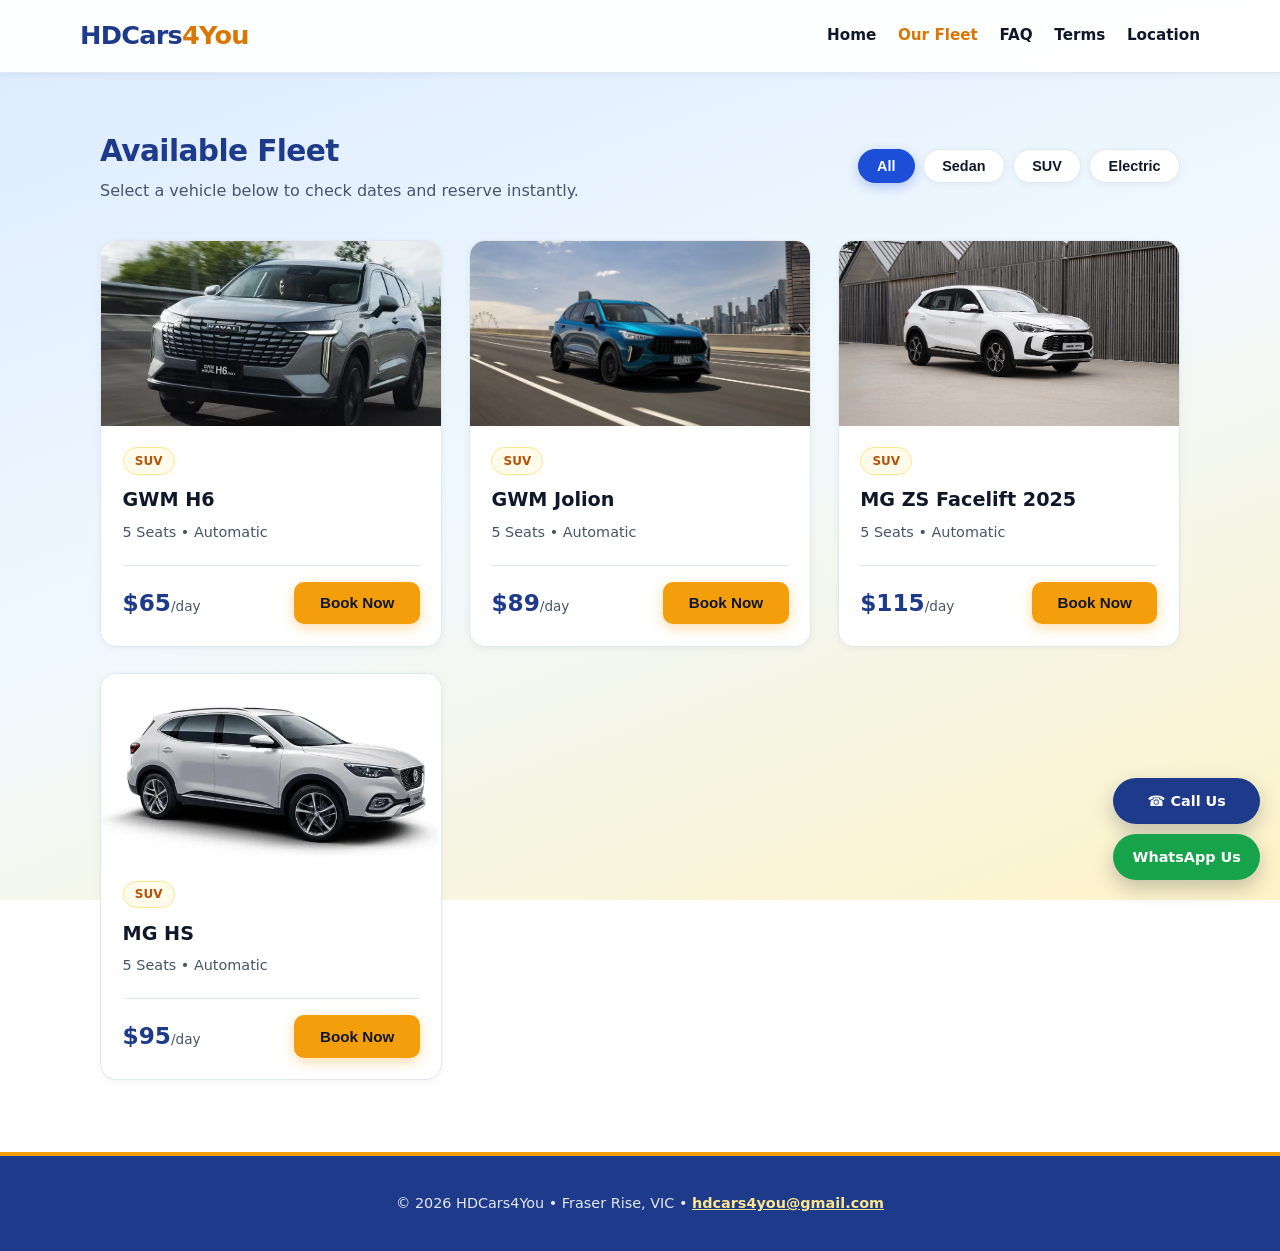
<file: fleet.html>
<!DOCTYPE html>
<html lang="en">
<head>
  <meta charset="UTF-8" />
  <meta name="viewport" content="width=device-width, initial-scale=1.0" />
  <title>Our Fleet | HDCars4You Fraser Rise</title>
  <link rel="stylesheet" href="style.css" />
</head>
<body>
  <header class="navbar">
    <div class="container nav-content">
      <a href="index.html" class="brand-name">HDCars<span>4You</span></a>
      <nav>
        <a href="index.html">Home</a>
        <a href="fleet.html" class="active-link">Our Fleet</a>
        <a href="index.html#faq">FAQ</a>
        <a href="terms.html">Terms</a>
        <a href="index.html#location">Location</a>
      </nav>
    </div>
  </header>

  <main class="container">
    <section id="fleet" class="fleet-section">
      <div class="section-header">
        <div>
          <h2>Available Fleet</h2>
          <p class="muted-text">Select a vehicle below to check dates and reserve instantly.</p>
        </div>
        <div class="filters">
          <button class="filter-btn active" data-category="all">All</button>
          <button class="filter-btn" data-category="Sedan">Sedan</button>
          <button class="filter-btn" data-category="SUV">SUV</button>
          <button class="filter-btn" data-category="Electric">Electric</button>
        </div>
      </div>

      <div id="car-grid" class="car-grid"></div>
    </section>
  </main>

  <!-- Booking Modal -->
  <div id="booking-modal" class="modal hidden">
    <div class="modal-content">
      <button id="close-modal" class="close-btn" aria-label="Close modal">&times;</button>
      <h2 id="modal-car-title">Book Vehicle</h2>
      <p id="modal-car-rate" class="rate-tag"></p>

      <form id="booking-form" action="https://api.web3forms.com/submit" method="POST">
        <input type="hidden" name="access_key" value="e6384167-09b6-4e85-819d-a9efb721b571" />
        <input type="hidden" name="redirect" value="https://github.io" />
        <input type="hidden" name="subject" value="New HDCars4You Booking Request" />
        <input type="hidden" id="hidden-car-details" name="Vehicle_and_Total" />

        <label>
          Full Name
          <input type="text" id="customer-name" name="Customer_Name" required placeholder="Alex Taylor" />
        </label>
        <label>
          Email Address
          <input type="email" id="customer-email" name="email" required placeholder="alex@example.com" />
        </label>
        <label>
          Phone Number
          <input type="tel" id="customer-phone" name="Phone_Number" required placeholder="0400 000 000" />
        </label>
        <label>
          Pickup Location
          <select id="pickup-location" name="Pickup_Location" required>
            <option value="Fraser Rise Depot (VIC 3336)">Fraser Rise Depot (VIC 3336)</option>
            <option value="Fraser Rise Local Delivery">Fraser Rise Local Delivery</option>
          </select>
        </label>
        <div class="date-row">
          <label>
            Pickup Date
            <input type="date" id="pickup-date" name="Pickup_Date" required />
          </label>
          <label>
            Return Date
            <input type="date" id="return-date" name="Return_Date" required />
          </label>
        </div>

        <div class="price-summary">
          <span>Estimated Total:</span>
          <strong id="total-price">$0</strong>
        </div>

        <label class="terms-checkbox">
          <input type="checkbox" id="agree-terms" name="Agreed_To_Terms" value="Yes" required />
          <span>I have read and agree to the <a href="terms.html" target="_blank" rel="noopener noreferrer">Rental Terms &amp; Conditions</a>.</span>
        </label>

        <button type="submit" id="submit-btn" class="btn-primary full-width">Confirm Reservation</button>
      </form>
    </div>
  </div>

  <!-- Floating WhatsApp & Call Buttons -->
  <div class="floating-contact">
    <a href="tel:+61400000000" class="float-btn float-call" aria-label="Call HDCars4You">
      &#9742; Call Us
    </a>
    <a
      href="https://wa.me."
      target="_blank"
      rel="noopener noreferrer"
      class="float-btn float-whatsapp"
      aria-label="Chat on WhatsApp">
      WhatsApp Us
    </a>
  </div>

  <footer class="footer">
    <p>&copy; 2026 HDCars4You &bull; Fraser Rise, VIC &bull; <a href="mailto:hdcars4you@gmail.com">hdcars4you@gmail.com</a></p>
  </footer>

  <script src="script.js"></script>
</body>
</html>
</file>
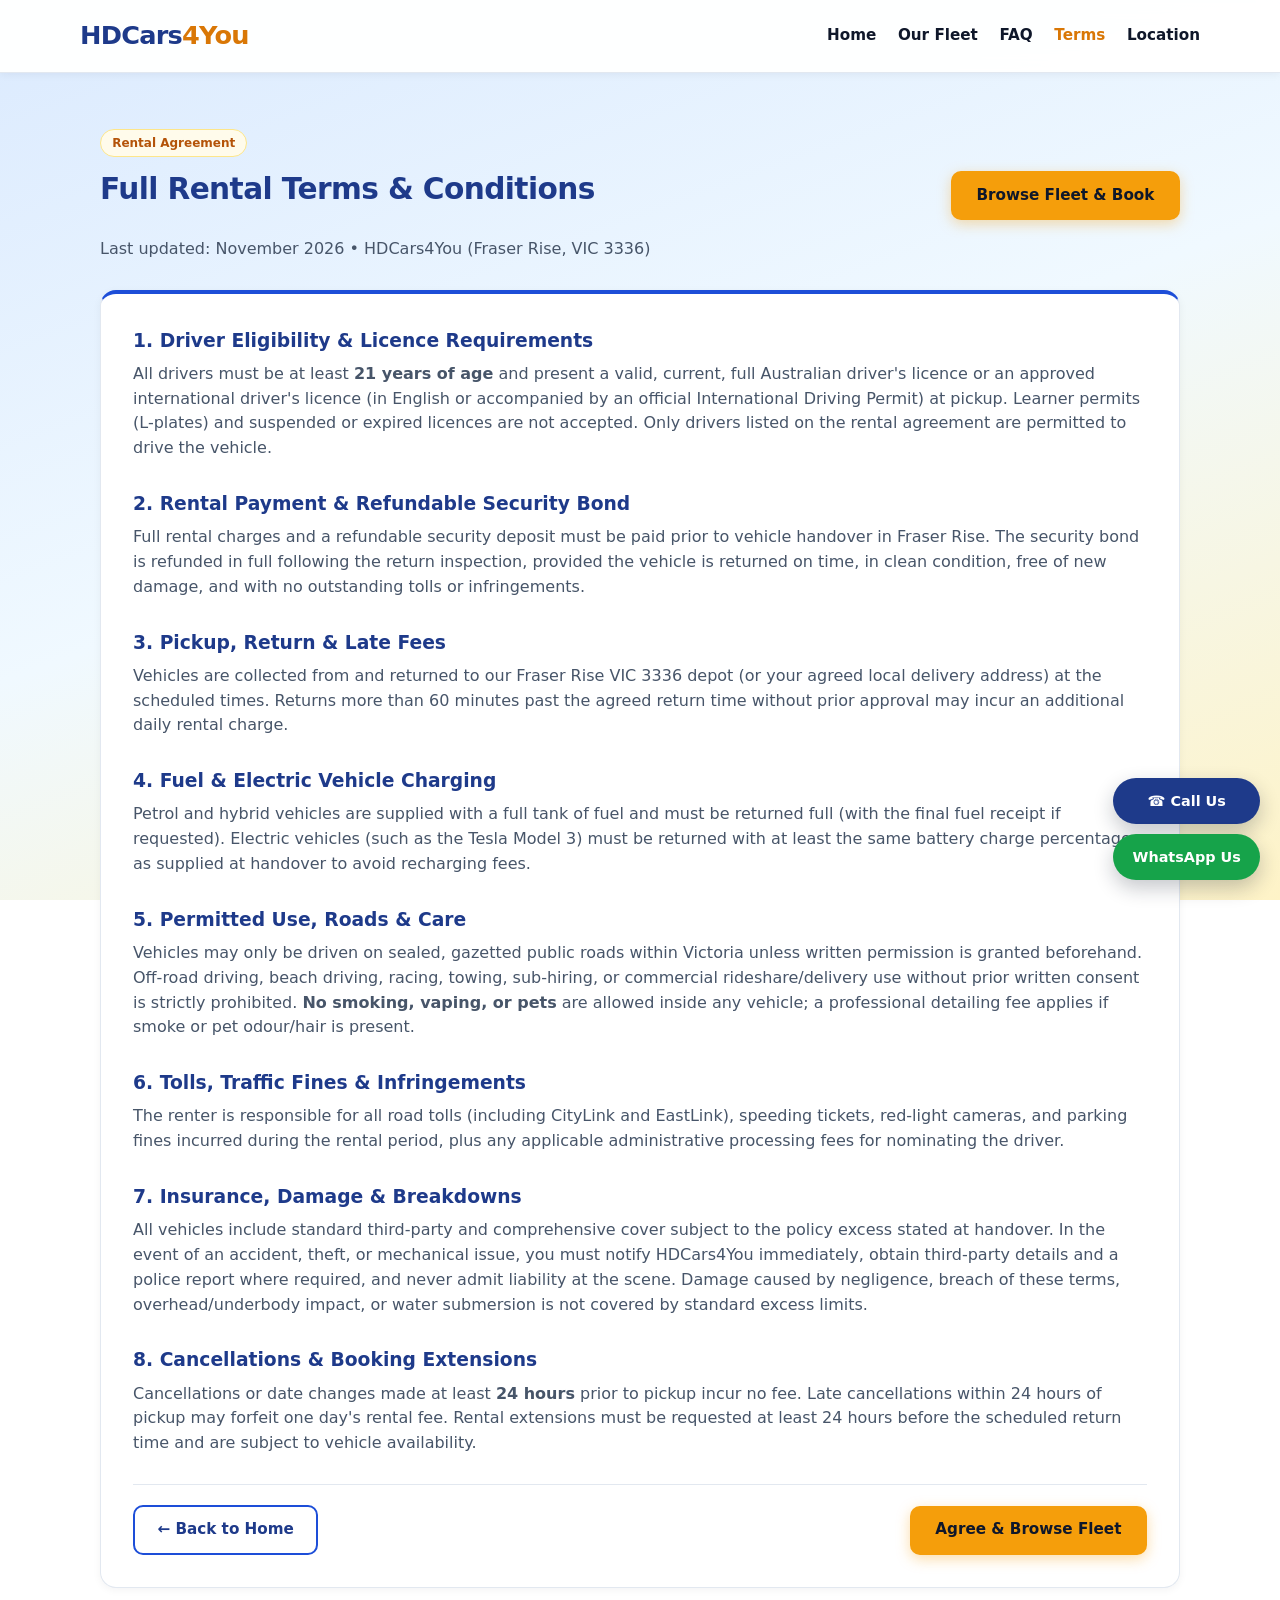
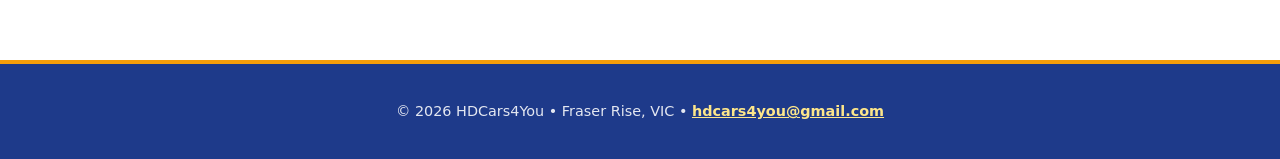
<file: terms.html>
<!DOCTYPE html>
<html lang="en">
<head>
  <meta charset="UTF-8" />
  <meta name="viewport" content="width=device-width, initial-scale=1.0" />
  <title>Terms & Conditions | HDCars4You Fraser Rise</title>
  <link rel="stylesheet" href="style.css" />
</head>
<body>
  <header class="navbar">
    <div class="container nav-content">
      <a href="index.html" class="brand-name">HDCars<span>4You</span></a>
      <nav>
        <a href="index.html">Home</a>
        <a href="fleet.html">Our Fleet</a>
        <a href="index.html#faq">FAQ</a>
        <a href="terms.html" class="active-link">Terms</a>
        <a href="index.html#location">Location</a>
      </nav>
    </div>
  </header>

  <main class="container">
    <section class="terms-section" style="padding: 3.5rem 0 4.5rem;">
      <div class="section-header" style="margin-bottom: 1.75rem;">
        <div>
          <span class="badge">Rental Agreement</span>
          <h2>Full Rental Terms &amp; Conditions</h2>
          <p class="muted-text">Last updated: November 2026 &bull; HDCars4You (Fraser Rise, VIC 3336)</p>
        </div>
        <a href="fleet.html" class="btn-primary">Browse Fleet &amp; Book</a>
      </div>

      <div class="terms-card" style="display: flex; flex-direction: column; gap: 1.75rem;">
        <div>
          <h3 style="color: var(--blue-dark); margin-bottom: 0.45rem;">1. Driver Eligibility &amp; Licence Requirements</h3>
          <p class="muted-text">All drivers must be at least <strong>21 years of age</strong> and present a valid, current, full Australian driver's licence or an approved international driver's licence (in English or accompanied by an official International Driving Permit) at pickup. Learner permits (L-plates) and suspended or expired licences are not accepted. Only drivers listed on the rental agreement are permitted to drive the vehicle.</p>
        </div>

        <div>
          <h3 style="color: var(--blue-dark); margin-bottom: 0.45rem;">2. Rental Payment &amp; Refundable Security Bond</h3>
          <p class="muted-text">Full rental charges and a refundable security deposit must be paid prior to vehicle handover in Fraser Rise. The security bond is refunded in full following the return inspection, provided the vehicle is returned on time, in clean condition, free of new damage, and with no outstanding tolls or infringements.</p>
        </div>

        <div>
          <h3 style="color: var(--blue-dark); margin-bottom: 0.45rem;">3. Pickup, Return &amp; Late Fees</h3>
          <p class="muted-text">Vehicles are collected from and returned to our Fraser Rise VIC 3336 depot (or your agreed local delivery address) at the scheduled times. Returns more than 60 minutes past the agreed return time without prior approval may incur an additional daily rental charge.</p>
        </div>

        <div>
          <h3 style="color: var(--blue-dark); margin-bottom: 0.45rem;">4. Fuel &amp; Electric Vehicle Charging</h3>
          <p class="muted-text">Petrol and hybrid vehicles are supplied with a full tank of fuel and must be returned full (with the final fuel receipt if requested). Electric vehicles (such as the Tesla Model 3) must be returned with at least the same battery charge percentage as supplied at handover to avoid recharging fees.</p>
        </div>

        <div>
          <h3 style="color: var(--blue-dark); margin-bottom: 0.45rem;">5. Permitted Use, Roads &amp; Care</h3>
          <p class="muted-text">Vehicles may only be driven on sealed, gazetted public roads within Victoria unless written permission is granted beforehand. Off-road driving, beach driving, racing, towing, sub-hiring, or commercial rideshare/delivery use without prior written consent is strictly prohibited. <strong>No smoking, vaping, or pets</strong> are allowed inside any vehicle; a professional detailing fee applies if smoke or pet odour/hair is present.</p>
        </div>

        <div>
          <h3 style="color: var(--blue-dark); margin-bottom: 0.45rem;">6. Tolls, Traffic Fines &amp; Infringements</h3>
          <p class="muted-text">The renter is responsible for all road tolls (including CityLink and EastLink), speeding tickets, red-light cameras, and parking fines incurred during the rental period, plus any applicable administrative processing fees for nominating the driver.</p>
        </div>

        <div>
          <h3 style="color: var(--blue-dark); margin-bottom: 0.45rem;">7. Insurance, Damage &amp; Breakdowns</h3>
          <p class="muted-text">All vehicles include standard third-party and comprehensive cover subject to the policy excess stated at handover. In the event of an accident, theft, or mechanical issue, you must notify HDCars4You immediately, obtain third-party details and a police report where required, and never admit liability at the scene. Damage caused by negligence, breach of these terms, overhead/underbody impact, or water submersion is not covered by standard excess limits.</p>
        </div>

        <div>
          <h3 style="color: var(--blue-dark); margin-bottom: 0.45rem;">8. Cancellations &amp; Booking Extensions</h3>
          <p class="muted-text">Cancellations or date changes made at least <strong>24 hours</strong> prior to pickup incur no fee. Late cancellations within 24 hours of pickup may forfeit one day's rental fee. Rental extensions must be requested at least 24 hours before the scheduled return time and are subject to vehicle availability.</p>
        </div>

        <div style="padding-top: 1.25rem; border-top: 1px solid var(--border); display: flex; justify-content: space-between; align-items: center; flex-wrap: wrap; gap: 1rem;">
          <a href="index.html" class="btn-outline">&larr; Back to Home</a>
          <a href="fleet.html" class="btn-primary">Agree &amp; Browse Fleet</a>
        </div>
      </div>
    </section>
  </main>

  <!-- Floating WhatsApp & Call Buttons -->
  <div class="floating-contact">
    <a href="tel:+61400000000" class="float-btn float-call" aria-label="Call HDCars4You">
      &#9742; Call Us
    </a>
    <a
      href="https://wa.me."
      target="_blank"
      rel="noopener noreferrer"
      class="float-btn float-whatsapp"
      aria-label="Chat on WhatsApp">
      WhatsApp Us
    </a>
  </div>

  <footer class="footer">
    <p>&copy; 2026 HDCars4You &bull; Fraser Rise, VIC &bull; <a href="mailto:hdcars4you@gmail.com">hdcars4you@gmail.com</a></p>
  </footer>
</body>
</html>
</file>
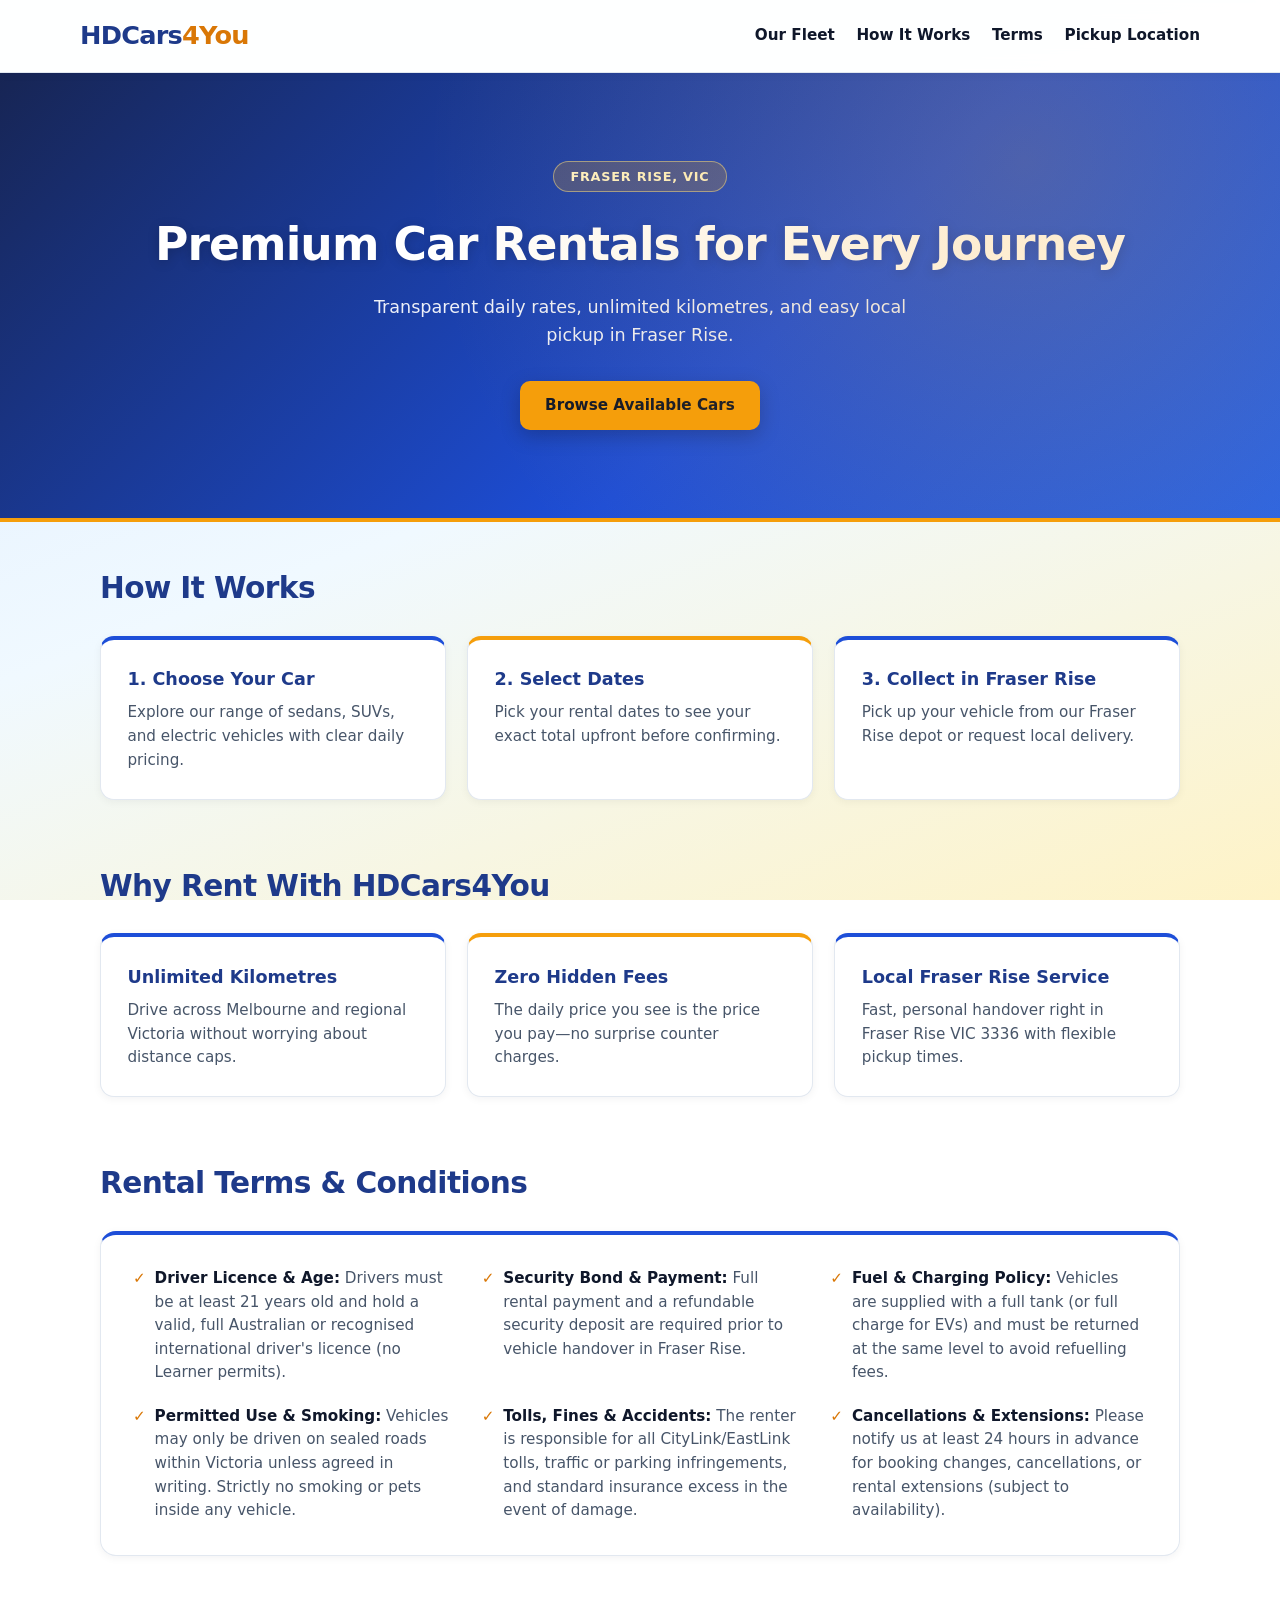
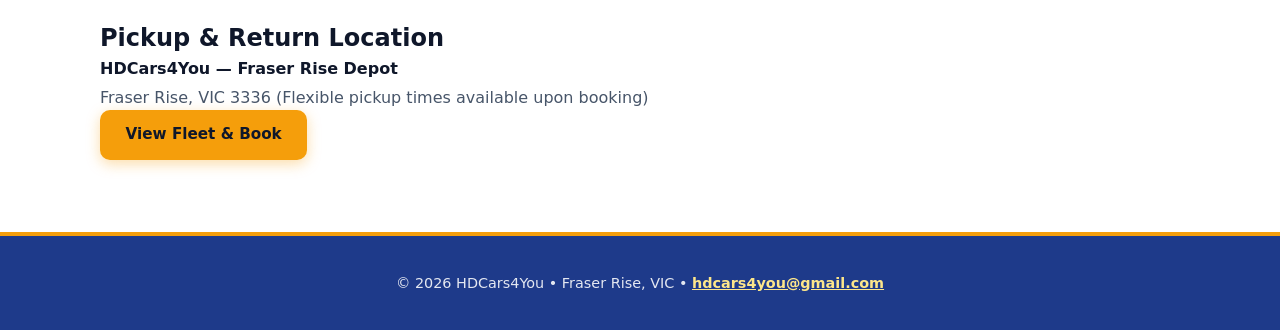
<file: thanks.html>
<!DOCTYPE html>
<html lang="en">
<head>
  <meta charset="UTF-8" />
  <meta name="viewport" content="width=device-width, initial-scale=1.0" />
  <title>HDCars4You | Car Rentals in Fraser Rise</title>
  <link rel="stylesheet" href="style.css" />
</head>
<body>
  <header class="navbar">
    <div class="container nav-content">
      <a href="index.html" class="brand-name">HDCars<span>4You</span></a>
      <nav>
        <a href="fleet.html">Our Fleet</a>
        <a href="#how-it-works">How It Works</a>
        <a href="#terms">Terms</a>
        <a href="#location">Pickup Location</a>
      </nav>
    </div>
  </header>

  <section class="hero">
    <div class="container">
      <span class="hero-tag">Fraser Rise, VIC</span>
      <h1>Premium Car Rentals for Every Journey</h1>
      <p>Transparent daily rates, unlimited kilometres, and easy local pickup in Fraser Rise.</p>
      <a href="fleet.html" class="btn-primary">Browse Available Cars</a>
    </div>
  </section>

  <main class="container">
    <section id="how-it-works" class="steps-section">
      <h2>How It Works</h2>
      <div class="steps-grid">
        <div class="step-card">
          <h3>1. Choose Your Car</h3>
          <p>Explore our range of sedans, SUVs, and electric vehicles with clear daily pricing.</p>
        </div>
        <div class="step-card">
          <h3>2. Select Dates</h3>
          <p>Pick your rental dates to see your exact total upfront before confirming.</p>
        </div>
        <div class="step-card">
          <h3>3. Collect in Fraser Rise</h3>
          <p>Pick up your vehicle from our Fraser Rise depot or request local delivery.</p>
        </div>
      </div>
    </section>

    <section class="steps-section">
      <h2>Why Rent With HDCars4You</h2>
      <div class="steps-grid">
        <div class="step-card">
          <h3>Unlimited Kilometres</h3>
          <p>Drive across Melbourne and regional Victoria without worrying about distance caps.</p>
        </div>
        <div class="step-card">
          <h3>Zero Hidden Fees</h3>
          <p>The daily price you see is the price you pay—no surprise counter charges.</p>
        </div>
        <div class="step-card">
          <h3>Local Fraser Rise Service</h3>
          <p>Fast, personal handover right in Fraser Rise VIC 3336 with flexible pickup times.</p>
        </div>
      </div>
    </section>

    <section id="terms" class="terms-section">
      <h2>Rental Terms & Conditions</h2>
      <div class="terms-card">
        <ul class="terms-list">
          <li><strong>Driver Licence & Age:</strong> Drivers must be at least 21 years old and hold a valid, full Australian or recognised international driver's licence (no Learner permits).</li>
          <li><strong>Security Bond & Payment:</strong> Full rental payment and a refundable security deposit are required prior to vehicle handover in Fraser Rise.</li>
          <li><strong>Fuel & Charging Policy:</strong> Vehicles are supplied with a full tank (or full charge for EVs) and must be returned at the same level to avoid refuelling fees.</li>
          <li><strong>Permitted Use & Smoking:</strong> Vehicles may only be driven on sealed roads within Victoria unless agreed in writing. Strictly no smoking or pets inside any vehicle.</li>
          <li><strong>Tolls, Fines & Accidents:</strong> The renter is responsible for all CityLink/EastLink tolls, traffic or parking infringements, and standard insurance excess in the event of damage.</li>
          <li><strong>Cancellations & Extensions:</strong> Please notify us at least 24 hours in advance for booking changes, cancellations, or rental extensions (subject to availability).</li>
        </ul>
      </div>
    </section>

    <section id="location" class="location-section">
      <div class="location-card">
        <div>
          <h2>Pickup & Return Location</h2>
          <p><strong>HDCars4You — Fraser Rise Depot</strong></p>
          <p class="muted-text">Fraser Rise, VIC 3336 (Flexible pickup times available upon booking)</p>
        </div>
        <a href="fleet.html" class="btn-primary">View Fleet & Book</a>
      </div>
    </section>
  </main>

  <footer class="footer">
    <p>&copy; 2026 HDCars4You &bull; Fraser Rise, VIC &bull; <a href="mailto:hdcars4you@gmail.com">hdcars4you@gmail.com</a></p>
  </footer>
</body>
</html>
</file>
<file: style.css>
:root {
  --blue: #1d4ed8;
  --blue-dark: #1e3a8a;
  --blue-light: #eff6ff;
  --blue-border: #bfdbfe;
  --accent: #f59e0b;
  --accent-hover: #d97706;
  --accent-dark: #b45309;
  --accent-light: #fffbeb;
  --accent-border: #fde68a;
  --surface: #ffffff;
  --text: #0f172a;
  --muted: #475569;
  --border: #e2e8f0;
  --shadow-sm: 0 2px 8px rgba(15, 23, 42, 0.05);
  --shadow-md: 0 12px 28px rgba(30, 58, 138, 0.12);
}

* {
  box-sizing: border-box;
  margin: 0;
  padding: 0;
}

html {
  scroll-behavior: smooth;
}

body {
  font-family: system-ui, -apple-system, BlinkMacSystemFont, "Segoe UI", sans-serif;
  background: linear-gradient(160deg, #dbeafe 0%, #f0f9ff 50%, #fef3c7 100%);
  background-attachment: fixed;
  color: var(--text);
  line-height: 1.55;
  min-height: 100vh;
}

.container {
  max-width: 1120px;
  margin: 0 auto;
  padding: 0 1.25rem;
}

/* Navbar */
.navbar {
  background: rgba(255, 255, 255, 0.96);
  backdrop-filter: blur(10px);
  border-bottom: 1px solid var(--border);
  position: sticky;
  top: 0;
  z-index: 10;
  box-shadow: var(--shadow-sm);
}

.nav-content {
  display: flex;
  justify-content: space-between;
  align-items: center;
  min-height: 72px;
  padding: 0.5rem 0;
  gap: 1rem;
}

.brand-name {
  font-size: 1.6rem;
  font-weight: 900;
  text-decoration: none;
  color: var(--blue-dark);
  letter-spacing: -0.03em;
  white-space: nowrap;
}

.brand-name span {
  color: var(--accent-hover);
}

nav {
  display: flex;
  align-items: center;
  gap: 1.35rem;
}

nav a {
  text-decoration: none;
  color: var(--text);
  font-weight: 600;
  font-size: 0.95rem;
  transition: color 0.2s;
  white-space: nowrap;
}

nav a:hover,
nav a.active-link {
  color: var(--accent-hover);
}

/* Hero Banner */
.hero {
  background: linear-gradient(135deg, #172554 0%, #1d4ed8 60%, #2563eb 100%);
  color: #ffffff;
  padding: 5.5rem 0;
  text-align: center;
  position: relative;
  overflow: hidden;
  border-bottom: 4px solid var(--accent);
}

.hero::after {
  content: "";
  position: absolute;
  inset: 0;
  background: radial-gradient(circle at 80% 20%, rgba(245, 158, 11, 0.22), transparent 55%);
  pointer-events: none;
}

.hero-tag {
  display: inline-block;
  color: #fef3c7;
  background: rgba(245, 158, 11, 0.2);
  border: 1px solid rgba(253, 230, 138, 0.5);
  padding: 0.3rem 1rem;
  border-radius: 999px;
  font-size: 0.8rem;
  font-weight: 700;
  letter-spacing: 0.06em;
  text-transform: uppercase;
  margin-bottom: 1.1rem;
}

.hero h1 {
  font-size: 2.85rem;
  font-weight: 900;
  letter-spacing: -0.02em;
  margin-bottom: 0.85rem;
  text-shadow: 0 2px 12px rgba(0, 0, 0, 0.18);
}

.hero p {
  max-width: 580px;
  margin: 0 auto 2rem;
  color: rgba(255, 255, 255, 0.92);
  font-size: 1.1rem;
}

/* Buttons */
.btn-primary {
  display: inline-block;
  background: var(--accent);
  color: #0f172a;
  padding: 0.8rem 1.6rem;
  border: none;
  border-radius: 10px;
  font-weight: 800;
  font-size: 0.95rem;
  text-decoration: none;
  cursor: pointer;
  box-shadow: 0 4px 14px rgba(245, 158, 11, 0.35);
  transition: transform 0.18s, background 0.2s, box-shadow 0.2s;
}

.btn-primary:hover {
  background: var(--accent-hover);
  color: #ffffff;
  transform: translateY(-2px);
  box-shadow: 0 6px 18px rgba(217, 119, 6, 0.42);
}

.btn-primary:disabled {
  opacity: 0.65;
  cursor: not-allowed;
  transform: none;
}

.btn-outline {
  display: inline-block;
  background: var(--surface);
  color: var(--blue-dark);
  border: 2px solid var(--blue);
  padding: 0.72rem 1.4rem;
  border-radius: 10px;
  font-weight: 700;
  font-size: 0.95rem;
  text-decoration: none;
  transition: background 0.2s, color 0.2s;
}

.btn-outline:hover {
  background: var(--blue);
  color: #ffffff;
}

.hero .btn-primary {
  background: var(--accent);
  color: #0f172a;
  box-shadow: 0 6px 20px rgba(0, 0, 0, 0.22);
}

.hero .btn-primary:hover {
  background: #fbbf24;
  color: #0f172a;
}

.full-width {
  width: 100%;
  margin-top: 1rem;
}

/* Fleet Section */
.fleet-section {
  padding: 3.5rem 0 4.5rem;
}

.section-header {
  display: flex;
  flex-wrap: wrap;
  justify-content: space-between;
  align-items: center;
  gap: 1rem;
  margin-bottom: 2.25rem;
}

.section-header h2,
.steps-section h2,
.faq-section h2,
.terms-section h2,
.location-info h2 {
  font-size: 1.85rem;
  font-weight: 800;
  color: var(--blue-dark);
  letter-spacing: -0.02em;
}

.filters {
  display: flex;
  flex-wrap: wrap;
  gap: 0.5rem;
}

.filter-btn {
  padding: 0.5rem 1.15rem;
  border: 1px solid var(--border);
  background: var(--surface);
  color: var(--text);
  border-radius: 999px;
  cursor: pointer;
  font-weight: 600;
  font-size: 0.9rem;
  box-shadow: var(--shadow-sm);
  transition: all 0.2s;
}

.filter-btn:hover {
  border-color: var(--blue);
  color: var(--blue);
}

.filter-btn.active {
  background: var(--blue);
  color: #ffffff;
  border-color: var(--blue);
  box-shadow: 0 4px 12px rgba(29, 78, 216, 0.28);
}

.car-grid {
  display: grid;
  grid-template-columns: repeat(auto-fill, minmax(260px, 1fr));
  gap: 1.65rem;
}

.car-card {
  background: var(--surface);
  border: 1px solid var(--border);
  border-radius: 16px;
  overflow: hidden;
  display: flex;
  flex-direction: column;
  box-shadow: var(--shadow-sm);
  transition: transform 0.22s ease, box-shadow 0.22s ease, border-color 0.22s ease;
}

.car-card:hover {
  transform: translateY(-5px);
  box-shadow: var(--shadow-md);
  border-color: var(--accent);
}

.car-card img {
  width: 100%;
  height: 185px;
  object-fit: cover;
  background: var(--blue-light);
}

.car-body {
  padding: 1.35rem;
  display: flex;
  flex-direction: column;
  flex: 1;
}

.badge {
  align-self: flex-start;
  background: var(--accent-light);
  color: var(--accent-dark);
  border: 1px solid var(--accent-border);
  font-size: 0.75rem;
  font-weight: 700;
  padding: 0.22rem 0.7rem;
  border-radius: 999px;
  margin-bottom: 0.65rem;
  display: inline-block;
}

.car-body h3 {
  font-size: 1.2rem;
  font-weight: 800;
  color: var(--text);
  margin-bottom: 0.35rem;
}

.car-specs {
  color: var(--muted);
  font-size: 0.9rem;
  margin-bottom: 1.35rem;
}

.car-footer {
  margin-top: auto;
  padding-top: 1rem;
  border-top: 1px solid var(--border);
  display: flex;
  justify-content: space-between;
  align-items: center;
}

.price {
  font-size: 1.45rem;
  font-weight: 900;
  color: var(--blue-dark);
}

.price span {
  font-size: 0.85rem;
  font-weight: 500;
  color: var(--muted);
}

/* How It Works */
.steps-section {
  padding: 2.75rem 0 1.25rem;
}

.steps-section h2 {
  margin-bottom: 1.5rem;
}

.steps-grid {
  display: grid;
  grid-template-columns: repeat(auto-fit, minmax(240px, 1fr));
  gap: 1.35rem;
}

.step-card {
  background: var(--surface);
  border: 1px solid var(--border);
  border-top: 4px solid var(--blue);
  border-radius: 14px;
  padding: 1.65rem;
  box-shadow: var(--shadow-sm);
}

.step-card:nth-child(2) {
  border-top-color: var(--accent);
}

.step-card h3 {
  color: var(--blue-dark);
  margin-bottom: 0.5rem;
  font-size: 1.1rem;
  font-weight: 800;
}

.step-card p {
  color: var(--muted);
  font-size: 0.95rem;
}

/* FAQ Accordion */
.faq-section {
  padding: 2.75rem 0 1.25rem;
}

.faq-section h2 {
  margin-bottom: 1.5rem;
}

.faq-list {
  display: flex;
  flex-direction: column;
  gap: 0.85rem;
}

.faq-item {
  background: var(--surface);
  border: 1px solid var(--border);
  border-radius: 12px;
  padding: 1.15rem 1.4rem;
  box-shadow: var(--shadow-sm);
  transition: border-color 0.2s;
}

.faq-item[open] {
  border-color: var(--blue);
}

.faq-item summary {
  font-weight: 700;
  font-size: 1.02rem;
  color: var(--blue-dark);
  cursor: pointer;
  list-style: none;
  display: flex;
  justify-content: space-between;
  align-items: center;
  gap: 1rem;
}

.faq-item summary::-webkit-details-marker {
  display: none;
}

.faq-item summary::after {
  content: "+";
  font-size: 1.4rem;
  font-weight: 700;
  color: var(--accent-hover);
  line-height: 1;
}

.faq-item[open] summary::after {
  content: "\2212";
}

.faq-item p {
  margin-top: 0.85rem;
  padding-top: 0.85rem;
  border-top: 1px solid var(--border);
  color: var(--muted);
  font-size: 0.95rem;
}

/* Terms & Conditions */
.terms-section {
  padding: 2.75rem 0 1.25rem;
}

.terms-section h2 {
  margin-bottom: 1.5rem;
}

.terms-card {
  background: var(--surface);
  border: 1px solid var(--border);
  border-top: 4px solid var(--blue);
  border-radius: 16px;
  padding: 2rem;
  box-shadow: var(--shadow-sm);
}

.terms-list {
  list-style: none;
  display: grid;
  grid-template-columns: repeat(auto-fit, minmax(300px, 1fr));
  gap: 1.25rem 2rem;
}

.terms-list li {
  position: relative;
  padding-left: 1.35rem;
  color: var(--muted);
  font-size: 0.95rem;
}

.terms-list li::before {
  content: "\2713";
  position: absolute;
  left: 0;
  top: 0;
  color: var(--accent-hover);
  font-weight: 900;
}

.terms-list strong {
  color: var(--text);
}

/* Location & Interactive Map */
.location-section {
  padding: 2.75rem 0 4.5rem;
}

.location-grid {
  background: linear-gradient(to right, #ffffff, var(--blue-light));
  border: 1px solid var(--blue-border);
  border-left: 6px solid var(--accent);
  border-radius: 16px;
  padding: 2rem;
  display: grid;
  grid-template-columns: 1fr 1fr;
  align-items: center;
  gap: 2rem;
  box-shadow: var(--shadow-sm);
}

.location-info h2 {
  margin-bottom: 0.45rem;
}

.muted-text {
  color: var(--muted);
  margin-top: 0.25rem;
}

.location-actions {
  display: flex;
  flex-wrap: wrap;
  gap: 0.75rem;
  margin-top: 1.4rem;
}

#fraser-rise-map {
  width: 100%;
  height: 260px;
  border: 1px solid var(--blue-border);
  border-radius: 12px;
  z-index: 1;
}

.map-link {
  display: inline-block;
  margin-top: 0.5rem;
  font-size: 0.88rem;
  font-weight: 700;
  color: var(--blue);
  text-decoration: none;
}

.map-link:hover {
  color: var(--accent-hover);
  text-decoration: underline;
}

/* Floating Contact Buttons */
.floating-contact {
  position: fixed;
  bottom: 1.25rem;
  right: 1.25rem;
display: flex;
flex-direction: column;
gap: 0.6rem;
z-index: 40;
}
.float-btn {
display: inline-flex;
align-items: center;
justify-content: center;
gap: 0.45rem;
padding: 0.75rem 1.2rem;
border-radius: 999px;
font-weight: 700;
font-size: 0.9rem;
text-decoration: none;
color: #ffffff;
box-shadow: 0 8px 20px rgba(15, 23, 42, 0.24);
transition: transform 0.18s, box-shadow 0.18s;
}
.float-btn:hover {
transform: translateY(-2px);
box-shadow: 0 12px 24px rgba(15, 23, 42, 0.32);
}
.float-call {
background: var(--blue-dark);
}
.float-whatsapp {
background: #16a34a;
}
/* Booking Modal */
.modal {
position: fixed;
inset: 0;
background: rgba(15, 23, 42, 0.65);
backdrop-filter: blur(4px);
display: flex;
justify-content: center;
align-items: center;
padding: 1rem;
z-index: 50;
}
.modal.hidden {
display: none;
}
.modal-content {
background: var(--surface);
border: 1px solid var(--border);
border-top: 5px solid var(--accent);
border-radius: 16px;
width: 100%;
max-width: 460px;
max-height: 92vh;
overflow-y: auto;
padding: 1.85rem;
position: relative;
box-shadow: 0 24px 48px rgba(15, 23, 42, 0.22);
}
.modal-content h2 {
color: var(--blue-dark);
font-weight: 800;
}
.close-btn {
position: absolute;
top: 1rem;
right: 1.15rem;
background: #f8fafc;
border: 1px solid var(--border);
border-radius: 50%;
width: 32px;
height: 32px;
color: var(--muted);
font-size: 1.35rem;
line-height: 1;
cursor: pointer;
display: flex;
align-items: center;
justify-content: center;
}
.close-btn:hover {
background: var(--accent-light);
color: var(--accent-dark);
border-color: var(--accent);
}
.rate-tag {
color: var(--accent-hover);
font-weight: 700;
margin-bottom: 1.25rem;
}
#booking-form {
display: flex;
flex-direction: column;
gap: 0.9rem;
}
#booking-form label {
display: flex;
flex-direction: column;
gap: 0.35rem;
font-size: 0.88rem;
font-weight: 600;
color: var(--text);
}
#booking-form input,
#booking-form select {
background: #f8fafc;
border: 1px solid var(--border);
border-radius: 8px;
padding: 0.65rem 0.85rem;
color: var(--text);
font-size: 0.95rem;
transition: border-color 0.2s, box-shadow 0.2s;
}
#booking-form input:focus,
#booking-form select:focus {
outline: none;
background: #ffffff;
border-color: var(--blue);
box-shadow: 0 0 0 3px rgba(29, 78, 216, 0.14);
}
.date-row {
display: grid;
grid-template-columns: 1fr 1fr;
gap: 0.75rem;
}
.price-summary {
background: var(--blue-light);
border: 1px solid var(--blue-border);
border-radius: 10px;
padding: 0.9rem 1rem;
display: flex;
justify-content: space-between;
align-items: center;
margin-top: 0.25rem;
font-weight: 600;
}
.price-summary strong {
color: var(--blue-dark);
font-size: 1.2rem;
font-weight: 900;
}
#booking-form .terms-checkbox {
flex-direction: row;
align-items: flex-start;
gap: 0.6rem;
font-size: 0.86rem;
font-weight: 500;
color: var(--muted);
margin-top: 0.25rem;
cursor: pointer;
}
#booking-form .terms-checkbox input[type="checkbox"] {
width: 17px;
height: 17px;
margin-top: 0.15rem;
accent-color: var(--blue);
flex-shrink: 0;
cursor: pointer;
}
#booking-form .terms-checkbox a {
color: var(--blue);
font-weight: 700;
text-decoration: underline;
}
#booking-form .terms-checkbox a:hover {
color: var(--accent-hover);
}
/* Footer */
.footer {
background: var(--blue-dark);
color: rgba(255, 255, 255, 0.88);
text-align: center;
padding: 2.25rem 1rem;
font-size: 0.9rem;
border-top: 4px solid var(--accent);
}
.footer a {
color: #fde68a;
font-weight: 700;
text-decoration: underline;
}
.footer a:hover {
color: #ffffff;
}
@media (max-width: 768px) {
.location-grid {
grid-template-columns: 1fr;
}
}
@media (max-width: 600px) {
.brand-name {
font-size: 1.35rem;
}
nav {
gap: 0.75rem;
}
nav a {
font-size: 0.85rem;
}
.hero {
padding: 4rem 0;
}
.hero h1 {
font-size: 2.1rem;
}
.date-row {
grid-template-columns: 1fr;
}
}
</file>
